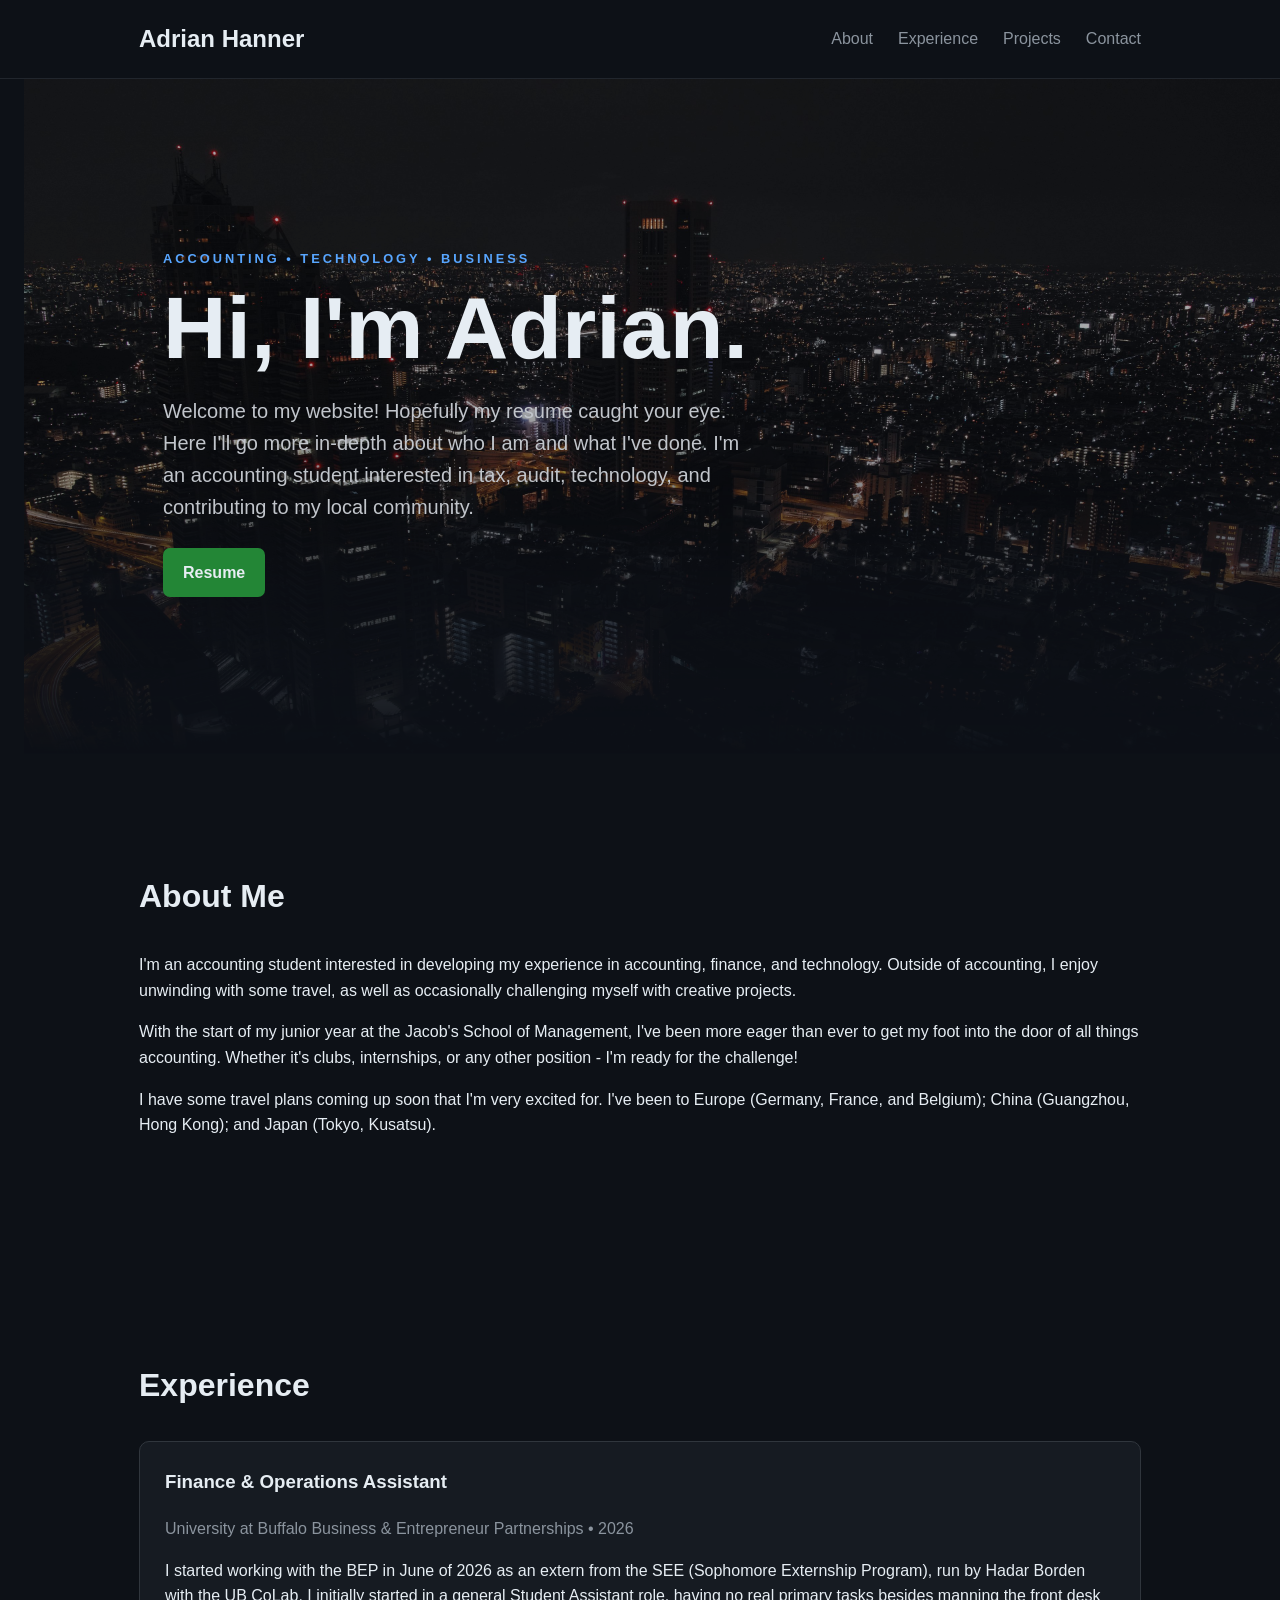
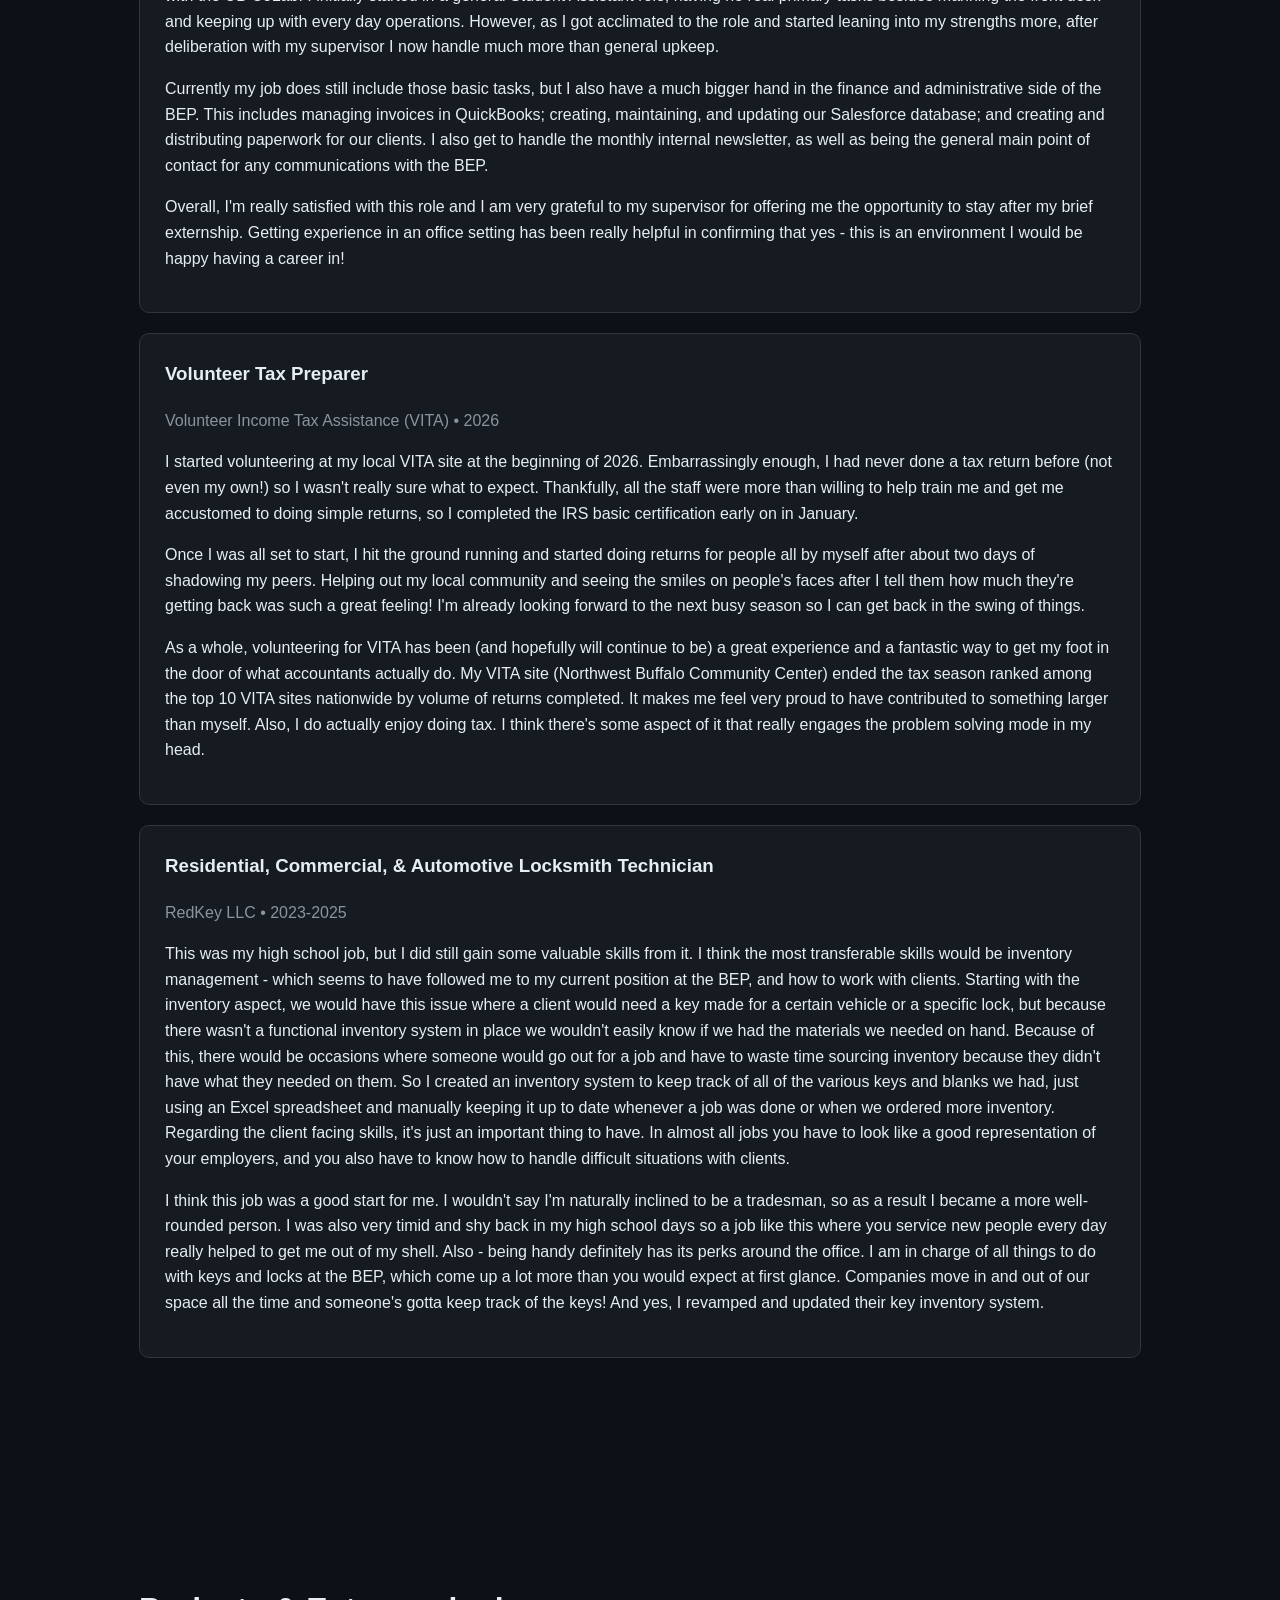
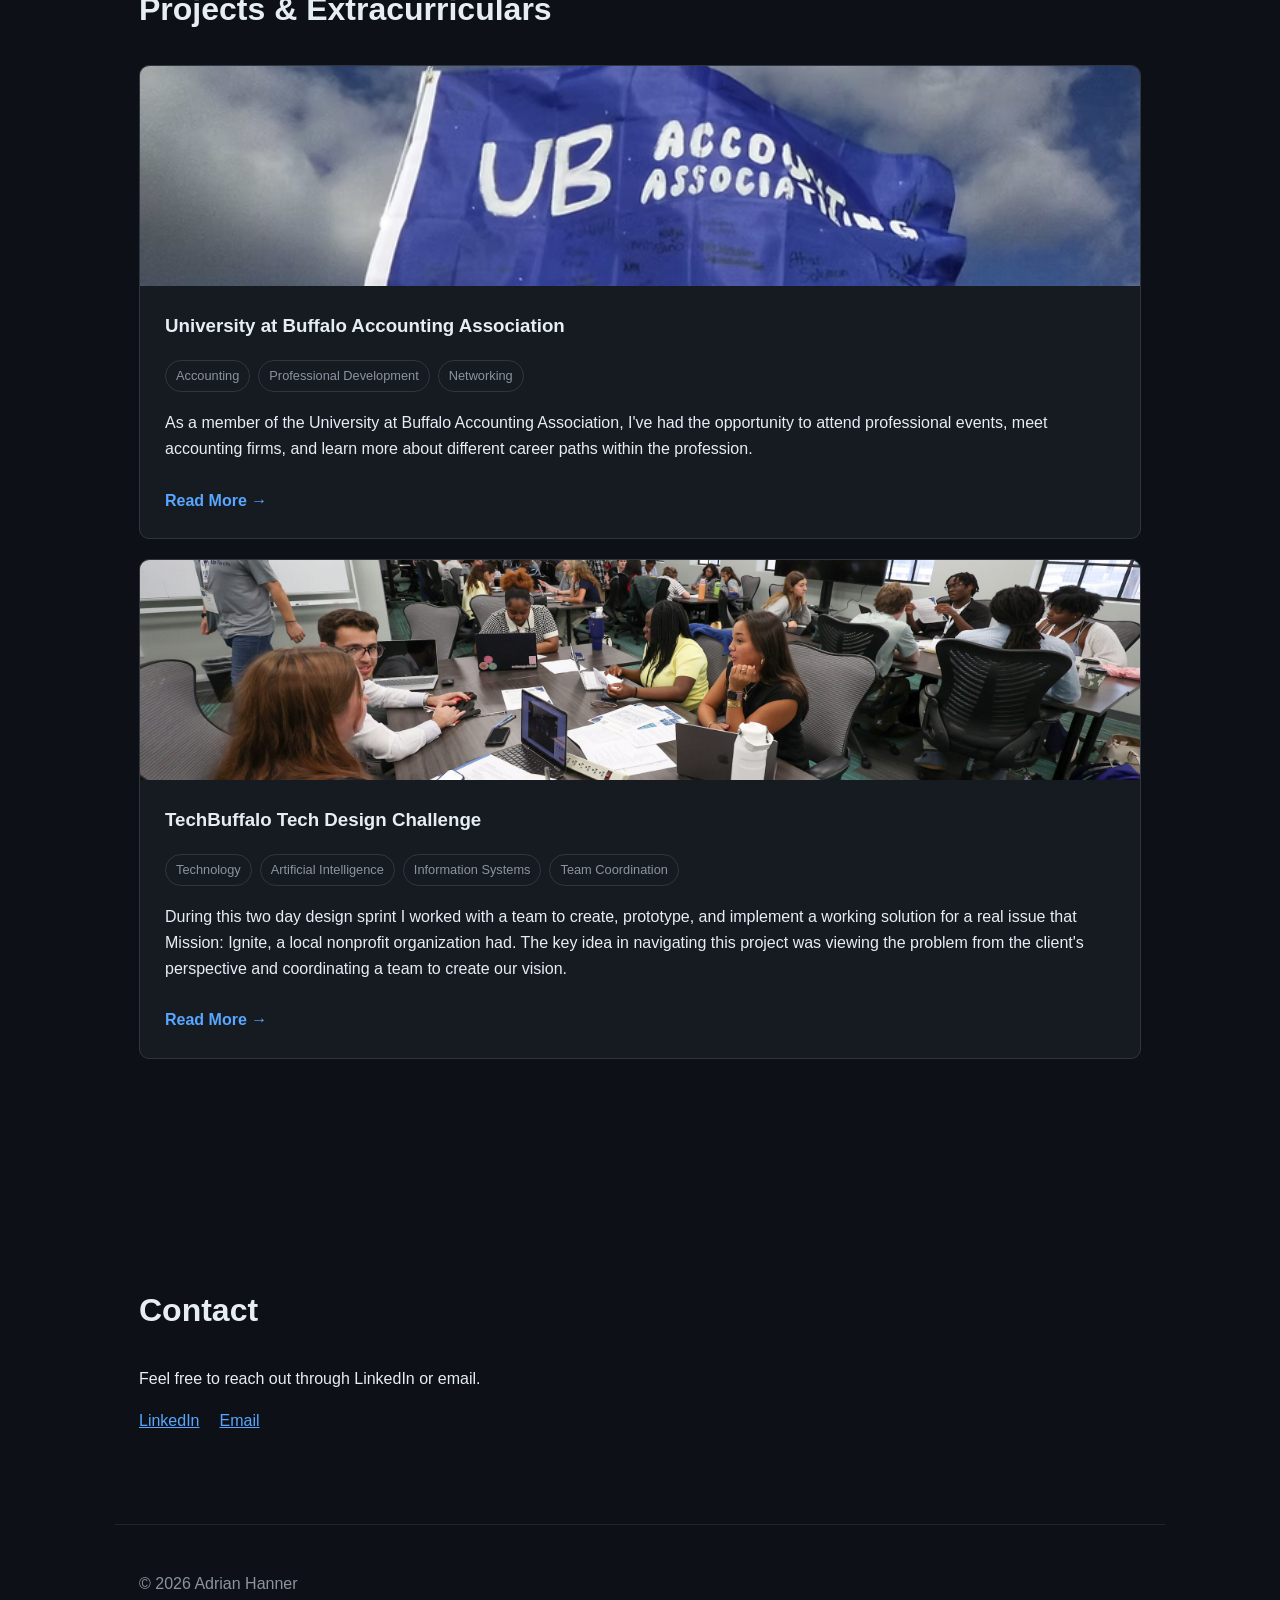
<file: index.html>
<!DOCTYPE html>
<html lang="en">

<head>
    <meta charset="UTF-8">
    <meta name="viewport" content="width=device-width, initial-scale=1.0">

    <title>Adrian Hanner</title>

    <link rel="stylesheet" href="style.css">
</head>

<body>

    <header>
        <nav>
            <h2>Adrian Hanner</h2>

            <div class="nav-links">
                <a href="#about">About</a>
                <a href="#experience">Experience</a>
                <a href="#projects">Projects</a>
                <a href="#contact">Contact</a>
            </div>
        </nav>
    </header>

    <main>

<section class="hero">

    <div class="hero-content">

        <p class="eyebrow">ACCOUNTING • TECHNOLOGY • BUSINESS</p>

        <h1>Hi, I'm Adrian.</h1>

        <p class="hero-description">
            Welcome to my website! Hopefully my resume caught your eye.
            Here I'll go more in-depth about who I am and what I've done.
            I'm an accounting student interested in tax, audit,
            technology, and contributing to my local community.
        </p>

        <div class="hero-buttons">
            <a class="button primary" href="https://docs.google.com/document/d/1zB373bc7k4bPE0e7so4zgoWlHVQTTOrf/edit?usp=sharing&ouid=109265919868197174886&rtpof=true&sd=true">
                Resume
            </a>
        </div>

    </div>

</section>


        <section id="about">
            <h2>About Me</h2>

            <p>
                I'm an accounting student interested in developing my
                experience in accounting, finance, and technology.
                Outside of accounting, I enjoy unwinding with some travel,
                as well as occasionally challenging myself with creative projects.
            </p>
            <p>
                With the start of my junior year at the Jacob's School of Management,
                I've been more eager than ever to get my foot into the door of all things
                accounting. Whether it's clubs, internships, or any other position - I'm
                ready for the challenge!
            </p>
            <p>
                I have some travel plans coming up soon that I'm very excited for.
                I've been to Europe (Germany, France, and Belgium); China (Guangzhou, Hong Kong);
                and Japan (Tokyo, Kusatsu).
            </p>
        </section>


        <section id="experience">
            <h2>Experience</h2>

            <div class="card">
                <h3>Finance & Operations Assistant</h3>

                <p class="subtitle">
                    University at Buffalo Business & Entrepreneur Partnerships • 2026
                </p>

                <p>
                    I started working with the BEP in June of 2026 as an extern from the SEE (Sophomore Externship Program), run by Hadar Borden with the UB CoLab.
                    I initially started in a general Student Assistant role, having no real primary tasks besides manning the front desk and keeping up with every day operations.
                    However, as I got acclimated to the role and started leaning into my strengths more, after deliberation with my supervisor I now handle much more than general upkeep.
                </p>
                <p>
                    Currently my job does still include those basic tasks, but I also have a much bigger hand in the finance and administrative side of the BEP. This includes managing invoices in
                    QuickBooks; creating, maintaining, and updating our Salesforce database; and creating and distributing paperwork for our clients. I also get to handle the monthly internal newsletter,
                    as well as being the general main point of contact for any communications with the BEP.
                </p>
                <p>
                    Overall, I'm really satisfied with this role and I am very grateful to my supervisor for offering me the opportunity to stay after my brief externship. Getting experience in an office setting
                    has been really helpful in confirming that yes - this is an environment I would be happy having a career in!
                </p>
            </div>

            <div class="card">
                <h3>Volunteer Tax Preparer</h3>

                <p class="subtitle">
                    Volunteer Income Tax Assistance (VITA) • 2026
                </p>

                <p>
                    I started volunteering at my local VITA site at the beginning of 2026. Embarrassingly enough, I had never done a tax return before (not even my own!) so I wasn't really sure what to expect.
                    Thankfully, all the staff were more than willing to help train me and get me accustomed to doing simple returns, so I completed the IRS basic certification early on in January.
                </p>
                <p>
                    Once I was all set to start, I hit the ground running and started doing returns for people all by myself after about two days of shadowing my peers. Helping out my local community and seeing the smiles
                    on people's faces after I tell them how much they're getting back was such a great feeling! I'm already looking forward to the next busy season so I can get back in the swing of things.
                </p>
                <p>
                    As a whole, volunteering for VITA has been (and hopefully will continue to be) a great experience and a fantastic way to get my foot in the door of what accountants actually do. 
                    My VITA site (Northwest Buffalo Community Center) ended the tax season ranked among the top 10 VITA sites nationwide by volume of returns completed. It makes me feel very proud to have
                    contributed to something larger than myself. Also, I do actually enjoy doing tax. 
                    I think there's some aspect of it that really engages the problem solving mode in my head.
                </p>
            </div>
            
            <div class="card">
                <h3>Residential, Commercial, & Automotive Locksmith Technician</h3>

                <p class="subtitle">
                    RedKey LLC • 2023-2025
                </p>

                <p>
                    This was my high school job, but I did still gain some valuable skills from it. I think the most transferable skills would be inventory management - which seems to have followed me to my current position at the BEP,
                    and how to work with clients. Starting with the inventory aspect, we would have this issue where a client would need a key made for a certain vehicle or a specific lock,
                    but because there wasn't a functional inventory system in place we wouldn't easily know if we had the materials we needed on hand. Because of this, there would be occasions where
                    someone would go out for a job and have to waste time sourcing inventory because they didn't have what they needed on them. So I created an inventory system to keep track
                    of all of the various keys and blanks we had, just using an Excel spreadsheet and manually keeping it up to date whenever a job was done or when we ordered more inventory.
                    Regarding the client facing skills, it's just an important thing to have. In almost all jobs you have to look like a good representation of your employers, and you also have to know how to handle difficult situations with clients.
                </p>
                <p>
                    I think this job was a good start for me. I wouldn't say I'm naturally inclined to be a tradesman, so as a result I became a more well-rounded person. I was also very timid and shy back in my high school days
                    so a job like this where you service new people every day really helped to get me out of my shell. Also - being handy definitely has its perks around the office. I am in charge of all things to do with keys and locks at the BEP,
                    which come up a lot more than you would expect at first glance. Companies move in and out of our space all the time and someone's gotta keep track of the keys! And yes, I revamped and updated their key inventory system.
                </p>
            </div>
        </section>


        <section id="projects">
            <h2>Projects & Extracurriculars</h2>

       <div class="card project-card">

    <img
        class="project-image"
        src="images/accounting-association.jpg"
        alt="University at Buffalo Accounting Association"
    >

    <div class="project-content">

        <h3>University at Buffalo Accounting Association</h3>

        <div class="project-tags">
            <span>Accounting</span>
            <span>Professional Development</span>
            <span>Networking</span>
        </div>

        <p>
            As a member of the University at Buffalo Accounting Association,
            I've had the opportunity to attend professional events, meet
            accounting firms, and learn more about different career paths
            within the profession.
        </p>

        <a href="projects/accounting-association.html">
            Read More →
        </a>

    </div>

</div>
            <div class="card project-card">

    <img
        class="project-image"
        src="images/techchallenge.jpg"
        alt="TechBuffalo Tech Design Challenge"
    >

    <div class="project-content">

        <h3>TechBuffalo Tech Design Challenge</h3>

        <div class="project-tags">
            <span>Technology</span>
            <span>Artificial Intelligence</span>
            <span>Information Systems</span>
            <span>Team Coordination</span>
        </div>

        <p>
            During this two day design sprint I worked with a team to create, prototype, and implement
            a working solution for a real issue that Mission: Ignite, a local nonprofit organization had.
            The key idea in navigating this project was viewing the problem from the client's perspective and coordinating a team to create our vision.
        </p>

        <a href="projects/techchallenge.html">
            Read More →
        </a>

    </div>

</div>
        </section>


        <section id="contact">
            <h2>Contact</h2>

            <p>
                Feel free to reach out through LinkedIn or email.
            </p>

            <div class="contact-links">
                <a href="https://www.linkedin.com/in/adrian-hanner/">LinkedIn</a>
                <a href="mailto:afhanner@outlook.com">Email</a>
            </div>
        </section>

    </main>


    <footer>
        <p>© 2026 Adrian Hanner</p>
    </footer>

</body>

</html>
</file>
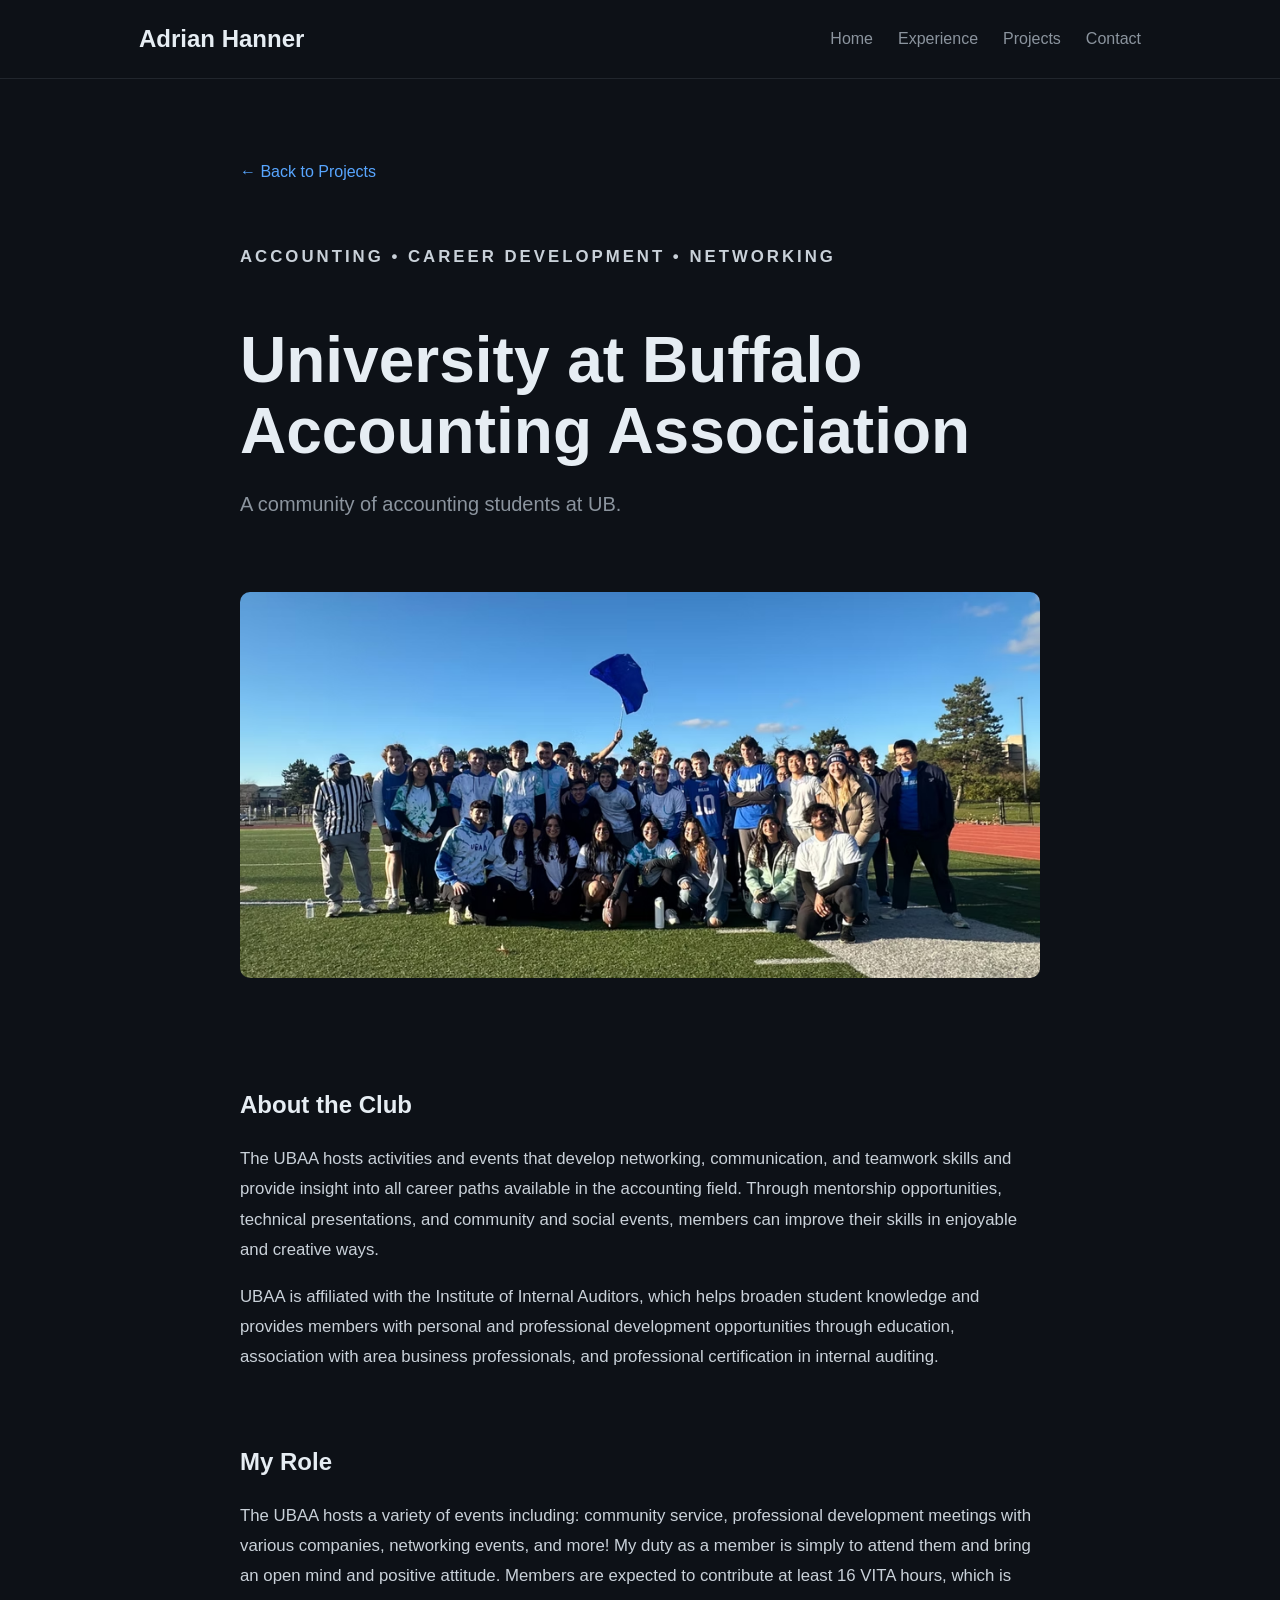
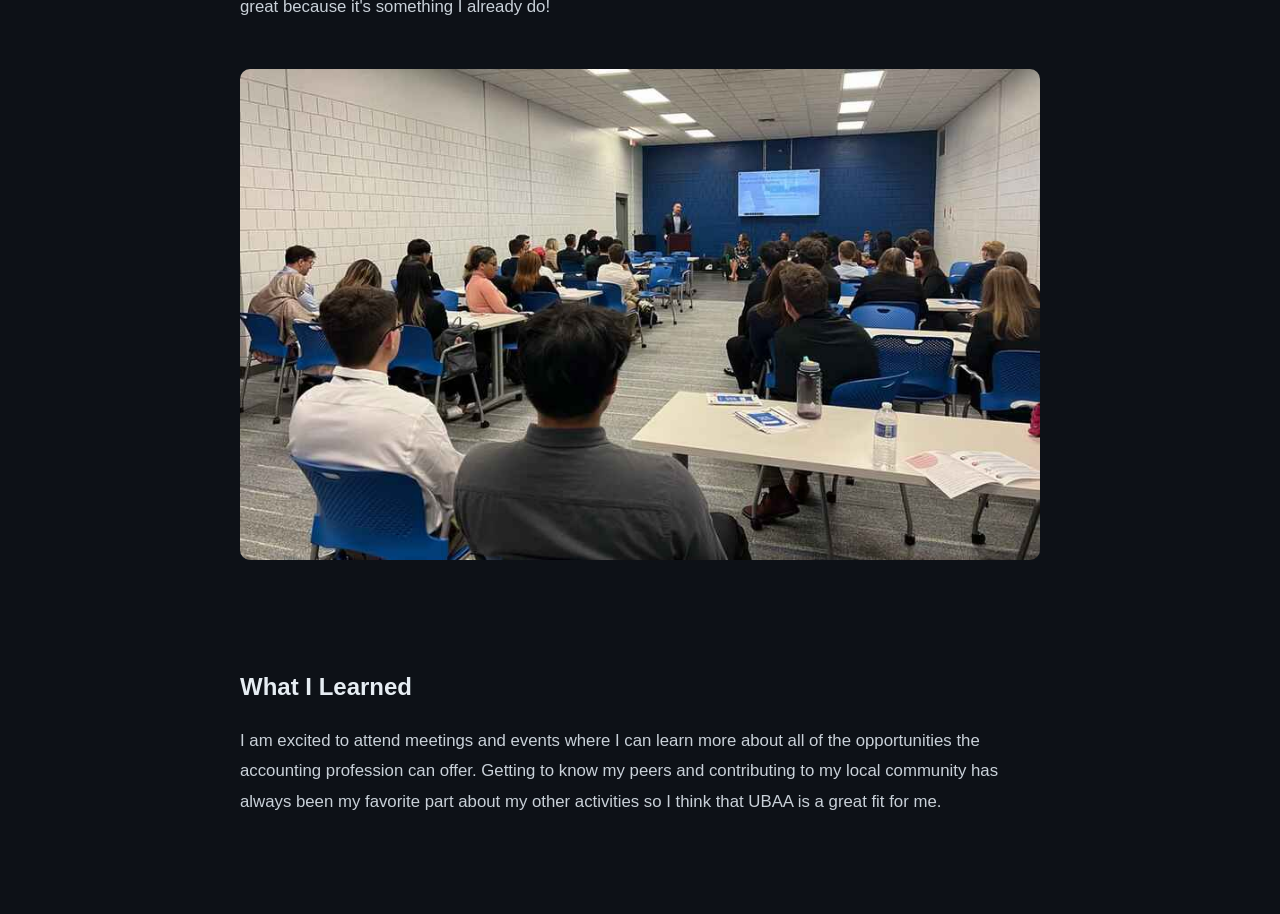
<file: projects/accounting-association.html>
<!DOCTYPE html>
<html lang="en">

<head>
    <meta charset="UTF-8">
    <meta name="viewport" content="width=device-width, initial-scale=1.0">

    <title>UBAA</title>

    <link rel="stylesheet" href="../style.css">
</head>

<body>

    <header>
        <nav>
            <h2>Adrian Hanner</h2>

            <div class="nav-links">
                <a href="../index.html">Home</a>
                <a href="../index.html#experience">Experience</a>
                <a href="../index.html#projects">Projects</a>
                <a href="../index.html#contact">Contact</a>
            </div>
        </nav>
    </header>

    <main>

        <article class="project-page">

            <a class="back-link" href="../index.html#projects">
                ← Back to Projects
            </a>

            <p class="eyebrow">ACCOUNTING • CAREER DEVELOPMENT • NETWORKING</p>

            <h1>University at Buffalo Accounting Association</h1>

            <p class="project-intro">
                A community of accounting students at UB.
            </p>


            <img
                class="project-hero-image"
                src="../images/UBAA.jpg"
                alt="UBAA"
            >


            <h2>About the Club</h2>

            <p>
                The UBAA hosts activities and events that develop networking, communication, and teamwork skills and provide insight into all career paths available in the accounting field.
                Through mentorship opportunities, technical presentations, and community and social events, members can improve their skills in enjoyable and creative ways.
            </p>

            <p>
                UBAA is affiliated with the Institute of Internal Auditors, which helps broaden student knowledge and provides members with personal and professional development opportunities through education, 
                association with area business professionals, and professional certification in internal auditing.
            </p>


            <h2>My Role</h2>

            <p>
                The UBAA hosts a variety of events including: community service, professional development meetings with various companies, networking events, and more! My duty as a member is simply to attend them and bring an open mind and positive attitude.
                Members are expected to contribute at least 16 VITA hours, which is great because it's something I already do!
            </p>


            <img
                class="project-detail-image"
                src="../images/UBAAA.jpg"
                alt="Activities"
            >


            <h2>What I Learned</h2>

            <p>
                I am excited to attend meetings and events where I can learn more about all of the opportunities the accounting profession can offer. Getting to know my peers and contributing to my local community has always been
                my favorite part about my other activities so I think that UBAA is a great fit for me.
            </p>

        </article>

    </main>

</body>

</html>
</file>
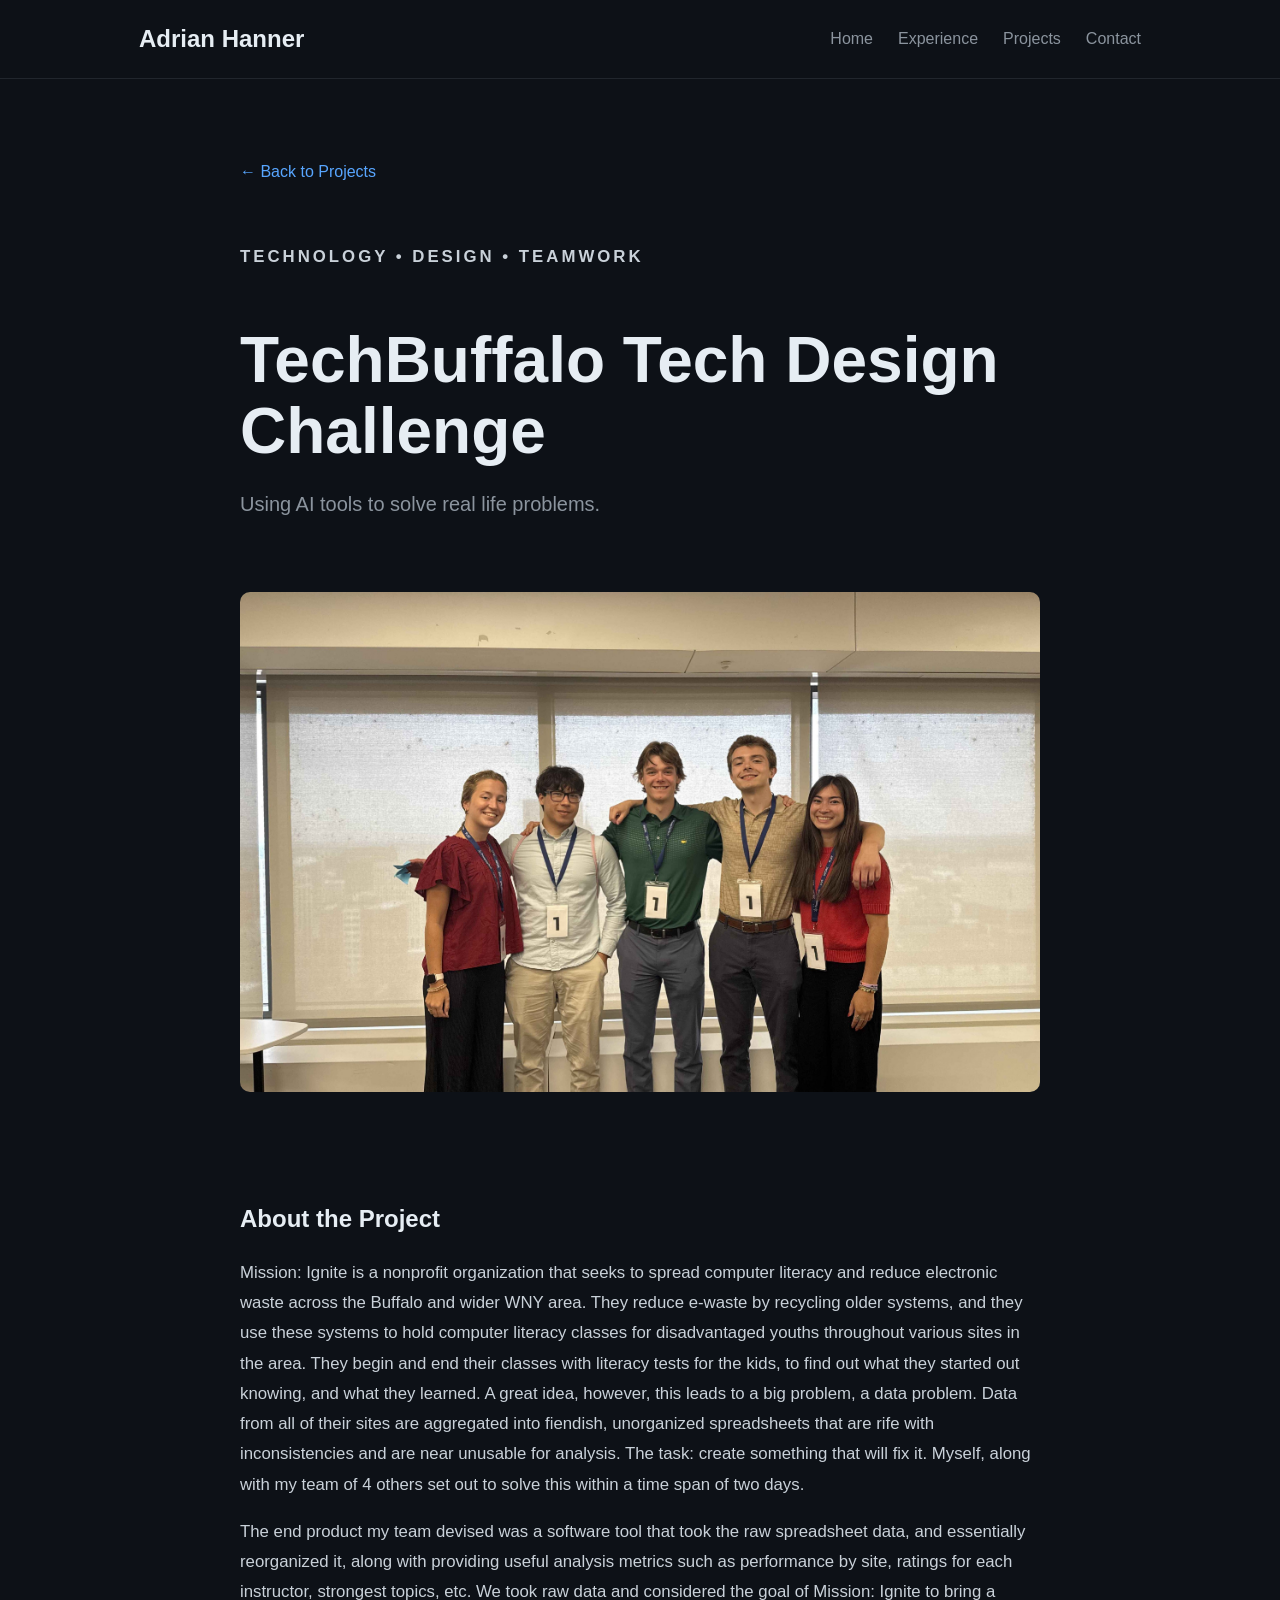
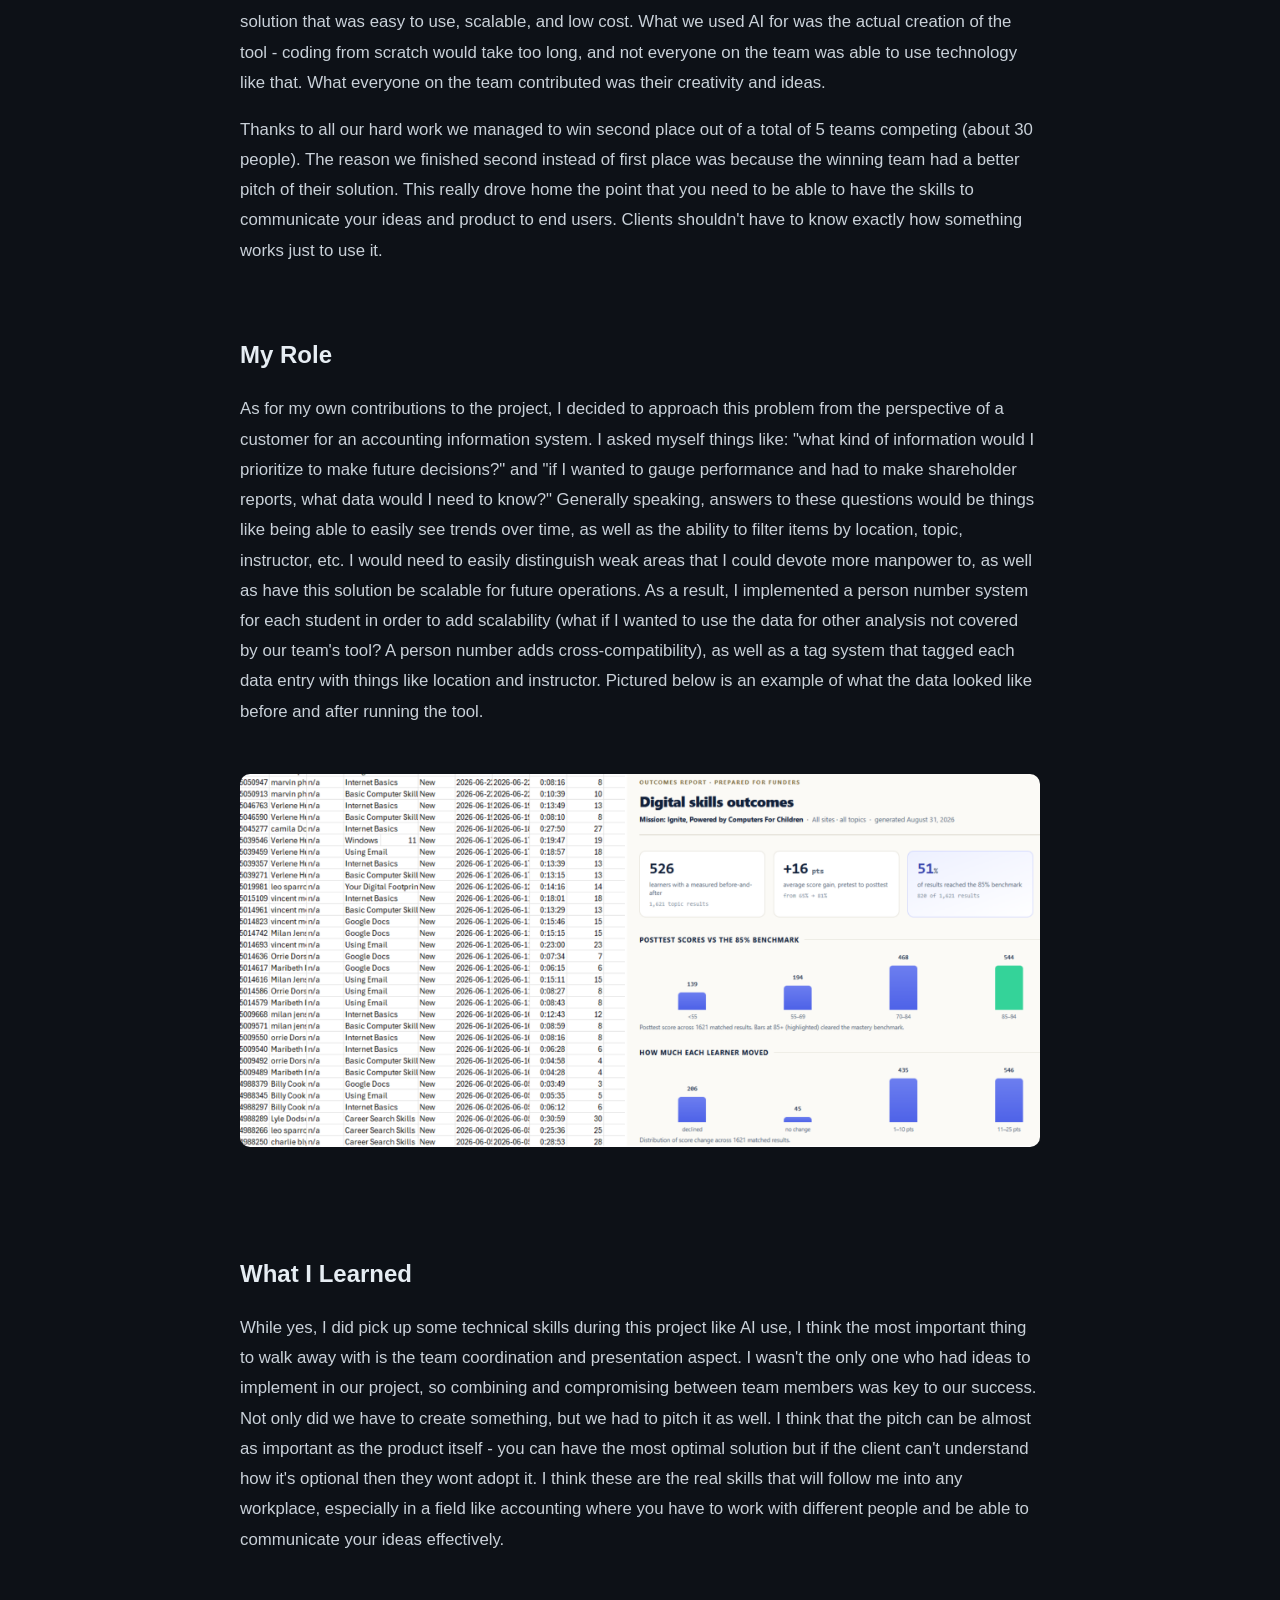
<file: projects/techchallenge.html>
<!DOCTYPE html>
<html lang="en">

<head>
    <meta charset="UTF-8">
    <meta name="viewport" content="width=device-width, initial-scale=1.0">

    <title>TechBuffalo Design Challenge | Adrian Hanner</title>

    <link rel="stylesheet" href="../style.css">
</head>

<body>

    <header>
        <nav>
            <h2>Adrian Hanner</h2>

            <div class="nav-links">
                <a href="../index.html">Home</a>
                <a href="../index.html#experience">Experience</a>
                <a href="../index.html#projects">Projects</a>
                <a href="../index.html#contact">Contact</a>
            </div>
        </nav>
    </header>

    <main>

        <article class="project-page">

            <a class="back-link" href="../index.html#projects">
                ← Back to Projects
            </a>

            <p class="eyebrow">TECHNOLOGY • DESIGN • TEAMWORK</p>

            <h1>TechBuffalo Tech Design Challenge</h1>

            <p class="project-intro">
                Using AI tools to solve real life problems.
            </p>


            <img
                class="project-hero-image"
                src="../images/techbuffalo.jpg"
                alt="TechBuffalo Tech Design Challenge"
            >


            <h2>About the Project</h2>

            <p>
                Mission: Ignite is a nonprofit organization that seeks to spread computer literacy and reduce electronic waste across the Buffalo and wider WNY area.
                They reduce e-waste by recycling older systems, and they use these systems to hold computer literacy classes for disadvantaged youths throughout various sites in the area.
                They begin and end their classes with literacy tests for the kids, to find out what they started out knowing, and what they learned. A great idea, however,
                this leads to a big problem, a data problem. Data from all of their sites are aggregated into fiendish, unorganized spreadsheets that are rife with inconsistencies and are near unusable for analysis.
                The task: create something that will fix it. Myself, along with my team of 4 others set out to solve this within a time span of two days.
            </p>

            <p>
                The end product my team devised was a software tool that took the raw spreadsheet data, and essentially reorganized it, along with providing useful analysis metrics such as performance by site, 
                ratings for each instructor, strongest topics, etc. We took raw data and considered the goal of Mission: Ignite to bring a solution that was easy to use, scalable, and low cost. What we used AI for was
                the actual creation of the tool - coding from scratch would take too long, and not everyone on the team was able to use technology like that. What everyone on the team contributed was their creativity and ideas.
            </p>
            <p>
                Thanks to all our hard work we managed to win second place out of a total of 5 teams competing (about 30 people). The reason we finished second instead of first place was because the winning team had a better pitch of their solution.
                This really drove home the point that you need to be able to have the skills to communicate your ideas and product to end users. Clients shouldn't have to know exactly how something works just to use it.
            </p>


            <h2>My Role</h2>

            <p>
                As for my own contributions to the project, I decided to approach this problem from the perspective of a customer for an accounting information system. I asked myself things like: 
                "what kind of information would I prioritize to make future decisions?" and "if I wanted to gauge performance and had to make shareholder reports, what data would I need to know?"
                Generally speaking, answers to these questions would be things like being able to easily see trends over time, as well as the ability to filter items by location, topic, instructor, etc.
                I would need to easily distinguish weak areas that I could devote more manpower to, as well as have this solution be scalable for future operations. As a result, I implemented a person number system for each student
                in order to add scalability (what if I wanted to use the data for other analysis not covered by our team's tool? A person number adds cross-compatibility), as well as a tag system that tagged each data entry
                with things like location and instructor. Pictured below is an example of what the data looked like before and after running the tool.
            </p>


            <img
                class="project-detail-image"
                src="../images/techbuffalo-work.png"
                alt="Work completed during the TechBuffalo challenge"
            >


            <h2>What I Learned</h2>

            <p>
                While yes, I did pick up some technical skills during this project like AI use, I think the most important thing to walk away with is the team coordination and presentation aspect.
                I wasn't the only one who had ideas to implement in our project, so combining and compromising between team members was key to our success. Not only did we have to create something,
                but we had to pitch it as well. I think that the pitch can be almost as important as the product itself - you can have the most optimal solution but if the client can't understand how it's optional then they wont adopt it.
                I think these are the real skills that will follow me into any workplace, especially in a field like accounting where you have to work with different people and be able to communicate your ideas effectively.
            </p>

        </article>

    </main>

</body>

</html>
</file>
<file: style.css>
html, body {
    overflow-x: hidden;
}

* {
    box-sizing: border-box;
}

html {
    scroll-behavior: smooth;
}

body {
    margin: 0;
    font-family: Arial, Helvetica, sans-serif;
    background: #0d1117;
    color: #e6edf3;
    line-height: 1.6;
}

a {
    color: inherit;
}


/* Navigation */

header {
    border-bottom: 1px solid #21262d;
}

nav {
    max-width: 1050px;
    margin: auto;
    padding: 20px 24px;

    display: flex;
    justify-content: space-between;
    align-items: center;
}

nav h2 {
    margin: 0;
}

.nav-links {
    display: flex;
    gap: 25px;
}

.nav-links a {
    text-decoration: none;
    color: #8b949e;
}

.nav-links a:hover {
    color: white;
}


/* Main layout */

main {
    max-width: 1050px;
    margin: auto;
    padding: 0 24px;
}

section {
    padding: 90px 0;
}

section h2 {
    font-size: 2rem;
    margin-bottom: 30px;
}


/* Hero */

.hero {
    min-height: 75vh;

    width: 100vw;
    margin-left: calc((1050px - 100vw) / 2);

    position: relative;
    overflow: hidden;
    isolation: isolate;

    display: flex;
    align-items: center;
}

.hero-content {
    width: 100%;
    max-width: 1050px;
    margin: auto;
    padding: 0 24px;

    position: relative;
    z-index: 1;
}


.hero::before {
    content: "";

    position: absolute;
    inset: 0;

    background-image: url("images/hero-background.jpg");
    background-size: cover;
    background-position: center;
    background-repeat: no-repeat;

    z-index: -2;

    -webkit-mask-image: linear-gradient(
        to bottom,
        black 0%,
        black 45%,
        rgba(0, 0, 0, 0.8) 60%,
        rgba(0, 0, 0, 0.35) 75%,
        transparent 100%
    );

    mask-image: linear-gradient(
        to bottom,
        black 0%,
        black 45%,
        rgba(0, 0, 0, 0.8) 60%,
        rgba(0, 0, 0, 0.35) 75%,
        transparent 100%
    );
}


.hero::after {
    content: "";

    position: absolute;
    inset: 0;

    background: rgba(13, 17, 23, 0.35);

    z-index: -1;

    pointer-events: none;
}


.hero > * {
    position: relative;
    z-index: 1;
}

.eyebrow {
    letter-spacing: 3px;
    font-size: 0.8rem;
    color: #58a6ff;
    font-weight: bold;
}

.hero h1 {
    font-size: clamp(3rem, 8vw, 5.5rem);
    margin: 10px 0;
    line-height: 1.05;
}

.hero-description {
    max-width: 600px;
    color: #c1c5cb;
    font-size: 1.25rem;
}

.hero-buttons {
    display: flex;
    gap: 15px;
    margin-top: 25px;
}


/* Buttons */

.button {
    padding: 12px 20px;
    border-radius: 7px;
    text-decoration: none;
    font-weight: bold;
}

.primary {
    background: #238636;
}

.secondary {
    border: 1px solid #30363d;
}

.primary:hover {
    background: #2ea043;
}

.secondary:hover {
    background: #161b22;
}


/* Cards */

.card {
    padding: 25px;
    border: 1px solid #30363d;
    border-radius: 10px;
    margin-bottom: 20px;
    background: #161b22;
}

.card h3 {
    margin-top: 0;
}

.subtitle {
    color: #8b949e;
}

.card a {
    color: #58a6ff;
    text-decoration: none;
}

/* Projects */

.project-card {
    padding: 0;
    overflow: hidden;
}

.project-image {
    width: 100%;
    height: 220px;
    object-fit: cover;
    display: block;
}

.project-content {
    padding: 25px;
}

.project-content h3 {
    margin-top: 0;
}

.project-tags {
    display: flex;
    flex-wrap: wrap;
    gap: 8px;
    margin-bottom: 18px;
}

.project-tags span {
    font-size: 0.8rem;
    padding: 5px 10px;
    border: 1px solid #30363d;
    border-radius: 20px;
    color: #8b949e;
}

.project-content a {
    display: inline-block;
    margin-top: 10px;
    color: #58a6ff;
    text-decoration: none;
    font-weight: bold;
}

.project-content a:hover {
    text-decoration: underline;
}

/* Project Pages*/

.project-page {
    max-width: 800px;
    margin: auto;
    padding: 80px 0;
}

.project-page h1 {
    font-size: clamp(2.5rem, 6vw, 4rem);
    line-height: 1.1;
    margin-bottom: 20px;
}

.project-page h2 {
    margin-top: 70px;
    margin-bottom: 20px;
}

.project-page p {
    color: #c9d1d9;
    font-size: 1.05rem;
    line-height: 1.8;
}

.project-intro {
    font-size: 1.25rem !important;
    color: #8b949e !important;
    margin-bottom: 40px;
}

.project-hero-image {
    width: 100%;
    max-height: 500px;
    object-fit: cover;
    border-radius: 10px;
    margin: 30px 0;
}

.project-detail-image {
    width: 100%;
    border-radius: 10px;
    margin: 30px 0;
}

.back-link {
    display: inline-block;
    margin-bottom: 40px;
    color: #58a6ff;
    text-decoration: none;
}

.back-link:hover {
    text-decoration: underline;
}

/* Contact */

.contact-links {
    display: flex;
    gap: 20px;
}

.contact-links a {
    color: #58a6ff;
}


/* Footer */

footer {
    max-width: 1050px;
    margin: auto;
    padding: 30px 24px;
    color: #8b949e;
    border-top: 1px solid #21262d;
}


/* Phones */

@media (max-width: 700px) {

    nav {
        align-items: flex-start;
    }

    .nav-links {
        display: none;
    }

    .project-grid {
        grid-template-columns: 1fr;
    }

    .hero {
        min-height: 65vh;
    }

}
</file>
